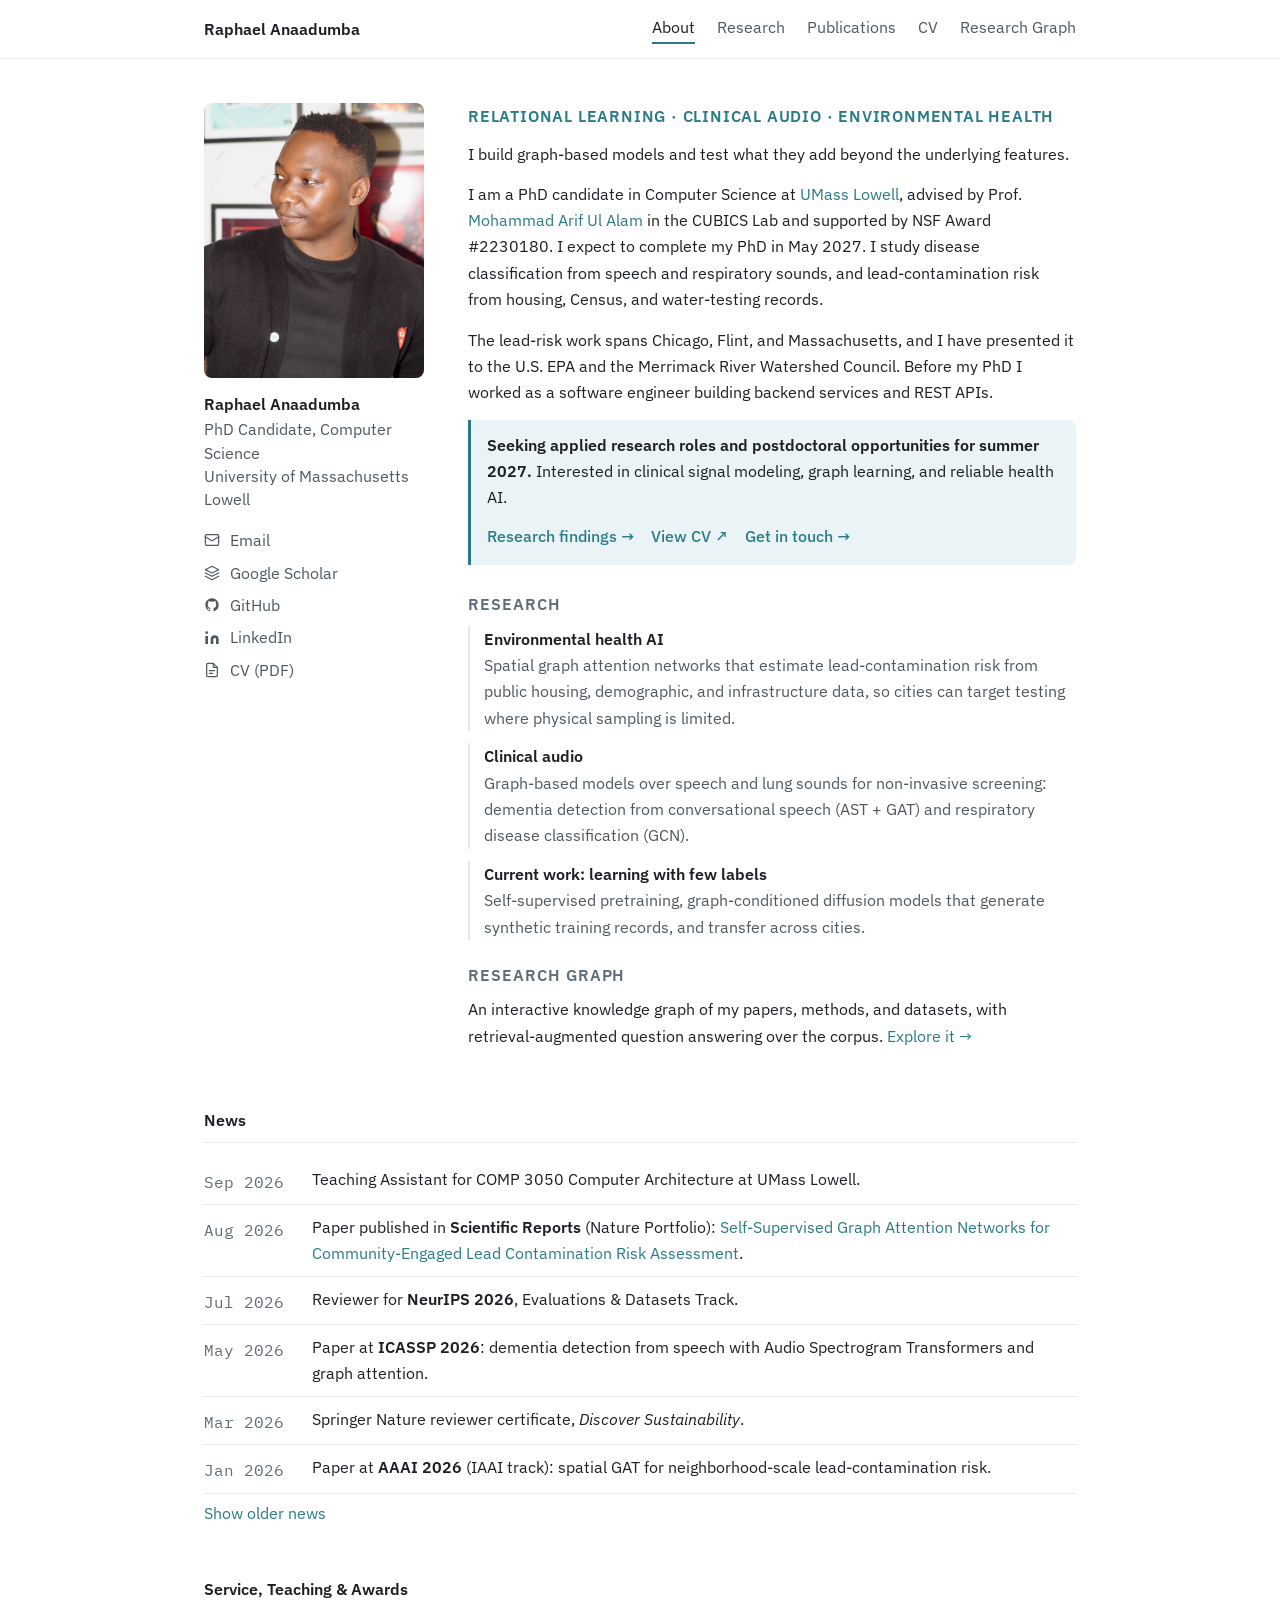
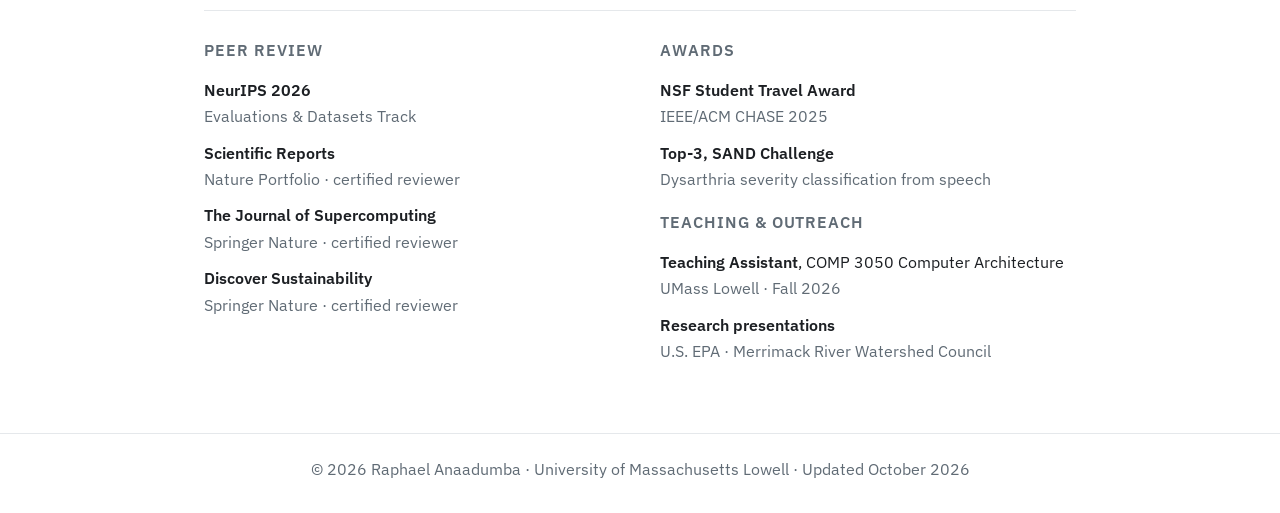
<file: index.html>
<!DOCTYPE html>
<html lang="en">
<head>
  <meta charset="UTF-8"/>
  <meta name="viewport" content="width=device-width, initial-scale=1.0"/>
  <title>Raphael Anaadumba · Graph Learning for Health</title>
  <meta name="description" content="Raphael Anaadumba, Computer Science PhD candidate at UMass Lowell. Relational learning for clinical audio and environmental health. Expected May 2027; seeking summer 2027 research roles."/>

  <!-- Link previews (LinkedIn, Slack, email) -->
  <meta property="og:type" content="website"/>
  <meta property="og:title" content="Raphael Anaadumba · Graph Learning for Health"/>
  <meta property="og:description" content="Graph-based modeling for clinical audio and environmental health. PhD completion expected May 2027."/>
  <meta property="og:image" content="https://raphaelana.github.io/photo.jpg"/>
  <meta property="og:url" content="https://raphaelana.github.io/"/>

  <link rel="icon" href="data:image/svg+xml,%3Csvg xmlns='http://www.w3.org/2000/svg' viewBox='0 0 64 64'%3E%3Crect width='64' height='64' rx='12' fill='%232a7b88'/%3E%3Ctext x='32' y='42' font-family='Arial' font-size='28' font-weight='700' fill='white' text-anchor='middle'%3ERA%3C/text%3E%3C/svg%3E"/>
  <link rel="preconnect" href="https://fonts.googleapis.com"/>
  <link rel="preconnect" href="https://fonts.gstatic.com" crossorigin/>
  <link href="https://fonts.googleapis.com/css2?family=IBM+Plex+Mono:wght@400;500&family=IBM+Plex+Sans:wght@400;500;600&display=swap" rel="stylesheet"/>
  <!-- Shared profile styles -->
  <link rel="stylesheet" href="site.css?v=20261009c"/>

  <!-- Helps Google show a proper profile card for searches of your name -->
  <script type="application/ld+json">
  {
    "@context": "https://schema.org",
    "@type": "Person",
    "name": "Raphael Anaadumba",
    "jobTitle": "PhD Candidate, Computer Science",
    "affiliation": { "@type": "CollegeOrUniversity", "name": "University of Massachusetts Lowell" },
    "url": "https://raphaelana.github.io/",
    "image": "https://raphaelana.github.io/photo.jpg",
    "sameAs": [
      "https://scholar.google.com/citations?user=HfziYKYAAAAJ&hl=en",
      "https://github.com/raphaelana",
      "https://www.linkedin.com/in/anaadumba-raphael-baa61812a"
    ]
  }
  </script>
</head>
<body>

<a class="skip-link" href="#main-content">Skip to content</a>

<nav class="nav">
  <div class="nav-inner">
    <a class="nav-brand" href="#about">Raphael Anaadumba</a>
    <div class="nav-links">
      <a href="#about" data-page="about">About</a>
      <a href="#research" data-page="research">Research</a>
      <a href="#publications" data-page="publications">Publications</a>
      <a href="Raphael_Anaadumba_Resume.pdf" target="_blank" rel="noopener">CV</a>
      <a href="research-graph-explorer.html">Research Graph</a>
    </div>
  </div>
</nav>

<!-- ═════════════════════ ABOUT ═════════════════════ -->
<main id="main-content" tabindex="-1">
<section class="page active" id="page-about" aria-label="About Raphael">
  <span id="about"></span>
  <div class="container">
    <div class="about-grid">

      <!-- Sidebar -->
      <aside class="profile">
        <img src="photo.jpg" alt="Raphael Anaadumba" class="profile-photo"/>
        <div class="profile-name">Raphael Anaadumba</div>
        <div class="profile-role">PhD Candidate, Computer Science<br/>University of Massachusetts Lowell</div>
        <ul class="profile-links">
          <li><a href="mailto:raphael_anaadumba@student.uml.edu">
            <svg viewBox="0 0 24 24" fill="none" stroke="currentColor" stroke-width="1.8" stroke-linecap="round" stroke-linejoin="round"><rect x="2" y="4" width="20" height="16" rx="2"/><path d="m22 7-8.97 5.7a1.94 1.94 0 0 1-2.06 0L2 7"/></svg>Email</a></li>
          <li><a href="https://scholar.google.com/citations?user=HfziYKYAAAAJ&hl=en" target="_blank" rel="noopener">
            <svg viewBox="0 0 24 24" fill="none" stroke="currentColor" stroke-width="1.8" stroke-linecap="round" stroke-linejoin="round"><path d="M12 2 2 7l10 5 10-5-10-5z"/><path d="M2 17l10 5 10-5"/><path d="M2 12l10 5 10-5"/></svg>Google Scholar</a></li>
          <li><a href="https://github.com/raphaelana" target="_blank" rel="noopener">
            <svg viewBox="0 0 24 24" fill="currentColor"><path d="M12 2C6.477 2 2 6.484 2 12.017c0 4.425 2.865 8.18 6.839 9.504.5.092.682-.217.682-.483 0-.237-.008-.868-.013-1.703-2.782.605-3.369-1.343-3.369-1.343-.454-1.158-1.11-1.466-1.11-1.466-.908-.62.069-.608.069-.608 1.003.07 1.531 1.032 1.531 1.032.892 1.53 2.341 1.088 2.91.832.092-.647.35-1.088.636-1.338-2.22-.253-4.555-1.113-4.555-4.951 0-1.093.39-1.988 1.029-2.688-.103-.253-.446-1.272.098-2.65 0 0 .84-.27 2.75 1.026A9.564 9.564 0 0 1 12 6.844a9.59 9.59 0 0 1 2.504.337c1.909-1.296 2.747-1.027 2.747-1.027.546 1.379.202 2.398.1 2.651.64.7 1.028 1.595 1.028 2.688 0 3.848-2.339 4.695-4.566 4.943.359.309.678.92.678 1.855 0 1.338-.012 2.419-.012 2.747 0 .268.18.58.688.482A10.019 10.019 0 0 0 22 12.017C22 6.484 17.522 2 12 2z"/></svg>GitHub</a></li>
          <li><a href="https://www.linkedin.com/in/anaadumba-raphael-baa61812a" target="_blank" rel="noopener">
            <svg viewBox="0 0 24 24" fill="currentColor"><path d="M16 8a6 6 0 0 1 6 6v7h-4v-7a2 2 0 0 0-2-2 2 2 0 0 0-2 2v7h-4v-7a6 6 0 0 1 6-6zM2 9h4v12H2z"/><circle cx="4" cy="4" r="2"/></svg>LinkedIn</a></li>
          <li><a href="Raphael_Anaadumba_Resume.pdf" target="_blank" rel="noopener">
            <svg viewBox="0 0 24 24" fill="none" stroke="currentColor" stroke-width="1.8" stroke-linecap="round" stroke-linejoin="round"><path d="M14 2H6a2 2 0 0 0-2 2v16a2 2 0 0 0 2 2h12a2 2 0 0 0 2-2V8z"/><polyline points="14 2 14 8 20 8"/><line x1="8" y1="13" x2="16" y2="13"/><line x1="8" y1="17" x2="13" y2="17"/></svg>CV (PDF)</a></li>
        </ul>
      </aside>

      <!-- Main column -->
      <div>
        <p class="eyebrow">Relational learning · Clinical audio · Environmental health</p>
        <p class="lead">I build graph-based models and test what they add beyond the underlying features.</p>

        <div class="bio">
          <p>I am a PhD candidate in Computer Science at <a href="https://www.uml.edu/sciences/computer-science/" target="_blank" rel="noopener">UMass Lowell</a>, advised by Prof. <a href="https://www.uml.edu/sciences/computer-science/people/alam-mohammad-arif-ul.aspx" target="_blank" rel="noopener">Mohammad Arif Ul Alam</a> in the CUBICS Lab and supported by NSF Award #2230180. I expect to complete my PhD in May 2027. I study disease classification from speech and respiratory sounds, and lead-contamination risk from housing, Census, and water-testing records.</p>
          <p>The lead-risk work spans Chicago, Flint, and Massachusetts, and I have presented it to the U.S. EPA and the Merrimack River Watershed Council. Before my PhD I worked as a software engineer building backend services and REST APIs.</p>
        </div>

        <div class="callout">
          <p><strong>Seeking applied research roles and postdoctoral opportunities for summer 2027.</strong> Interested in clinical signal modeling, graph learning, and reliable health AI.</p>
          <div class="actions">
            <a href="#research">Research findings →</a>
            <a href="Raphael_Anaadumba_Resume.pdf" target="_blank" rel="noopener">View CV ↗</a>
            <a href="mailto:raphael_anaadumba@student.uml.edu?subject=Research%20opportunity">Get in touch →</a>
          </div>
        </div>

        <div class="subhead">Research</div>
        <ul class="focus">
          <li><b>Environmental health AI</b><span>Spatial graph attention networks that estimate lead-contamination risk from public housing, demographic, and infrastructure data, so cities can target testing where physical sampling is limited.</span></li>
          <li><b>Clinical audio</b><span>Graph-based models over speech and lung sounds for non-invasive screening: dementia detection from conversational speech (AST + GAT) and respiratory disease classification (GCN).</span></li>
          <li><b>Current work: learning with few labels</b><span>Self-supervised pretraining, graph-conditioned diffusion models that generate synthetic training records, and transfer across cities.</span></li>
        </ul>

        <div class="subhead">Research Graph</div>
        <div class="bio">
          <p>An interactive knowledge graph of my papers, methods, and datasets, with retrieval-augmented question answering over the corpus. <a href="research-graph-explorer.html">Explore it →</a></p>
        </div>
      </div>
    </div>

    <!-- News -->
    <h2 class="section-title">News</h2>
    <ul class="news" id="news">
      <li><time>Sep 2026</time><div>Teaching Assistant for COMP 3050 Computer Architecture at UMass Lowell.</div></li>
      <li><time>Aug 2026</time><div>Paper published in <strong>Scientific Reports</strong> (Nature Portfolio): <a href="https://doi.org/10.1038/s41598-026-52965-y" target="_blank" rel="noopener">Self-Supervised Graph Attention Networks for Community-Engaged Lead Contamination Risk Assessment</a>.</div></li>
      <li><time>Jul 2026</time><div>Reviewer for <strong>NeurIPS 2026</strong>, Evaluations &amp; Datasets Track.</div></li>
      <li><time>May 2026</time><div>Paper at <strong>ICASSP 2026</strong>: dementia detection from speech with Audio Spectrogram Transformers and graph attention.</div></li>
      <li><time>Mar 2026</time><div>Springer Nature reviewer certificate, <em>Discover Sustainability</em>.</div></li>
      <li><time>Jan 2026</time><div>Paper at <strong>AAAI 2026</strong> (IAAI track): spatial GAT for neighborhood-scale lead-contamination risk.</div></li>
      <li class="news-more"><time>Oct 2025</time><div>Springer Nature reviewer certificate, <em>Scientific Reports</em>.</div></li>
      <li class="news-more"><time>Jun 2025</time><div><strong>NSF Student Travel Award</strong> to present at IEEE/ACM CHASE 2025, New York.</div></li>
      <li class="news-more"><time>Mar 2025</time><div>Paper published in <strong>Frontiers in Environmental Engineering</strong>: GNN-based water contamination detection from community housing information.</div></li>
      <li class="news-more"><time>Mar 2024</time><div>Springer Nature reviewer certificate, <em>The Journal of Supercomputing</em>.</div></li>
      <li class="news-more"><time>Jan 2023</time><div>Joined the CUBICS Lab at UMass Lowell as a PhD student.</div></li>
    </ul>
    <button class="link-btn" id="news-toggle" aria-expanded="false" aria-controls="news">Show older news</button>

    <!-- Service & awards -->
    <h2 class="section-title">Service, Teaching &amp; Awards</h2>
    <div class="service-grid">
      <div class="service-block">
        <h3>Peer review</h3>
        <ul>
          <li><strong>NeurIPS 2026</strong><small>Evaluations &amp; Datasets Track</small></li>
          <li><strong>Scientific Reports</strong><small>Nature Portfolio · certified reviewer</small></li>
          <li><strong>The Journal of Supercomputing</strong><small>Springer Nature · certified reviewer</small></li>
          <li><strong>Discover Sustainability</strong><small>Springer Nature · certified reviewer</small></li>
        </ul>
      </div>
      <div class="service-block">
        <h3>Awards</h3>
        <ul>
          <li><strong>NSF Student Travel Award</strong><small>IEEE/ACM CHASE 2025</small></li>
          <li><strong>Top-3, SAND Challenge</strong><small>Dysarthria severity classification from speech</small></li>
        </ul>
        <h3>Teaching &amp; outreach</h3>
        <ul>
          <li><strong>Teaching Assistant</strong>, COMP 3050 Computer Architecture<small>UMass Lowell · Fall 2026</small></li>
          <li><strong>Research presentations</strong><small>U.S. EPA · Merrimack River Watershed Council</small></li>
        </ul>
      </div>
    </div>
  </div>
</section>

<section class="page" id="page-research">
  <span id="research"></span>
  <div class="container research-container">
    <p class="page-intro">My work tests the contribution of relational structure in clinical signals and environmental-health records. These examples show the comparisons behind the results.</p>

    <article class="research-study">
      <div class="study-meta">01 · Clinical audio · First author, ICASSP 2026</div>
      <h2>Which relationships help detect cognitive impairment from speech?</h2>
      <p>I connected Audio Spectrogram Transformer embeddings of overlapping 10-second speech windows using temporal adjacency and acoustic similarity. The ablation asks whether each edge type improves prediction beyond pooled window representations.</p>
      <p class="study-finding"><strong>Finding:</strong> Temporal adjacency was the main contributor to mild cognitive impairment classification. Acoustic-similarity edges affected ranking more than class decisions. The ablation identifies which relationships justify adding graph structure, rather than treating every edge type as equally useful.</p>
      <p class="study-note">I compared pooled AST representations, temporal-only graphs, and the full graph using speaker-disjoint, stratified cross-validation. Pitt and TAUKADIAL were modeled separately. The comparison makes edge construction an explicit experimental choice and keeps repeated recordings from the same speaker within one evaluation partition.</p>
      <div class="actions"><a href="https://doi.org/10.1109/ICASSP55912.2026.11464316" target="_blank" rel="noopener">Read the paper ↗</a><a href="#publications">Publication details →</a></div>
    </article>

    <article class="research-study">
      <div class="study-meta">02 · Physiological acoustics · First author, ACM/IEEE CHASE 2025</div>
      <h2>Graph modeling beyond speech</h2>
      <p>I developed attention-based CNN–GCN models for respiratory disease classification from lung sounds in the ICBHI dataset. STFT spectrograms provide the signal representation; convolutional features are reduced with PCA, then connected through cosine similarity for graph-based aggregation. The recordings include expert annotations for crackles and wheezes.</p>
      <p class="study-finding"><strong>Contribution:</strong> The architecture combines local spectral feature extraction with relational aggregation. Comparing the model with and without attention tests the contribution of weighting the signal features before classification.</p>
      <p class="study-note">The study extends my signal-and-graph modeling to respiratory acoustics, with disease classification as the prediction task.</p>
      <div class="actions"><a href="https://doi.org/10.1145/3721201.3721402" target="_blank" rel="noopener">Read the paper ↗</a></div>
    </article>

    <article class="research-study">
      <div class="study-meta">03 · Environmental health · Ongoing research</div>
      <h2>When pooled performance conceals a site shortcut</h2>
      <p>In Massachusetts lead-risk modeling, pooled evaluation concealed weak discrimination within individual cities. I traced the discrepancy to features encoding city identity, including a covariate whose association reversed between pooled and city-level analysis. This made site composition part of the evaluation question, rather than treating the pooled score as sufficient evidence.</p>
      <p class="study-finding"><strong>Response:</strong> I rebuilt evaluation per city so that aggregate performance could be assessed alongside performance within each site.</p>
      <p class="study-note">An ongoing analysis, reported in my résumé. I assess performance within each city separately from performance across the pooled population.</p>
      <div class="actions"><a href="Raphael_Anaadumba_Resume.pdf" target="_blank" rel="noopener">Research experience in my résumé ↗</a></div>
    </article>

    <article class="research-study">
      <div class="study-meta">04 · Dissertation · Work in progress</div>
      <h2>How does the value of graph structure change when labels are scarce?</h2>
      <p>I study how graph topology and label availability affect relational learning in population-scale risk prediction. The experimental question is whether the graph contributes information beyond the node features as real labels are withheld. Alongside self-supervised pretraining, I am developing graph-conditioned latent diffusion to examine whether synthetic records change that dependence on labeled data.</p>
      <p class="study-note">The generation work is under development. The published self-supervised study provides a starting point for this question.</p>
      <div class="actions"><a href="https://doi.org/10.1038/s41598-026-52965-y" target="_blank" rel="noopener">Self-supervised graph study ↗</a><a href="research-graph-explorer.html">Explore the papers →</a></div>
    </article>
    <div class="callout"><p><strong>Research opportunities from summer 2027.</strong> I am interested in bringing these questions to clinical signal modeling and applied health research.</p><div class="actions"><a href="mailto:raphael_anaadumba@student.uml.edu?subject=Research%20opportunity">Discuss a research opportunity →</a></div></div>
  </div>
</section>

<!-- ═════════════════════ PUBLICATIONS ═════════════════════ -->
<section class="page" id="page-publications">
  <span id="publications"></span>
  <div class="container">
    <h2 class="section-title" style="margin-top:0">Publications</h2>
    <p class="pubs-intro">Peer-reviewed, first-authored papers. Full list on <a href="https://scholar.google.com/citations?user=HfziYKYAAAAJ&hl=en" target="_blank" rel="noopener">Google Scholar ↗</a></p>

    <div class="pub-year">2026</div>

    <!-- Scientific Reports -->
    <article class="pub">
      <div><span class="venue-badge">Sci. Reports<small>Nature Portfolio</small></span></div>
      <div>
        <div class="pub-title"><a href="https://doi.org/10.1038/s41598-026-52965-y" target="_blank" rel="noopener">Self-Supervised Graph Attention Networks for Community-Engaged Lead Contamination Risk Assessment</a></div>
        <div class="pub-authors"><span class="me">Raphael Anaadumba</span>, Nazim A. Belabbaci, Yigit Bozkurt, Connor Sullivan, et al.</div>
        <div class="pub-venue">Scientific Reports, 2026<span class="pub-topic">Environmental health</span></div>
        <div class="pub-tldr">Uses self-supervised pretraining to learn graph representations from housing and historical water-testing records before supervised risk prediction. The central question is how relational learning can use information in records with limited contamination labels.</div>
        <div class="pub-links">
          <a href="https://doi.org/10.1038/s41598-026-52965-y" target="_blank" rel="noopener">Paper</a>
          <button data-bib="bib-sr">Cite</button>
        </div>
        <div class="bibtex" id="bib-sr"><button class="copy">Copy</button><pre>@article{anaadumba2026selfsupervised,
  title   = {Self-Supervised Graph Attention Networks for Community-Engaged
             Lead Contamination Risk Assessment},
  author  = {Anaadumba, Raphael and Belabbaci, Nazim A. and Bozkurt, Yigit
             and Sullivan, Connor and others},
  journal = {Scientific Reports},
  year    = {2026},
  doi     = {10.1038/s41598-026-52965-y}
}</pre></div>
      </div>
    </article>

    <!-- AAAI / IAAI -->
    <article class="pub">
      <div><span class="venue-badge">AAAI 2026<small>IAAI track</small></span></div>
      <div>
        <div class="pub-title"><a href="https://ojs.aaai.org/index.php/AAAI/article/view/41455" target="_blank" rel="noopener">Spatial Graph Attention Network Modeling for Neighborhood-Scale Lead Contamination Risk Prediction Using Publicly Available Data</a></div>
        <div class="pub-authors"><span class="me">Raphael Anaadumba</span>, Nazim A. Belabbaci, Connor Sullivan, Anton Kovalev, Yidong Zhu, Pradeep Kurup, Mohammad Arif Ul Alam</div>
        <div class="pub-venue">Proceedings of the AAAI Conference on Artificial Intelligence, 40(47), 2026<span class="pub-topic">Environmental health</span></div>
        <div class="pub-tldr">Models census block groups with a directed spatial GAT and combines learned representations with XGBoost. The study integrates water-testing, housing, and sociodemographic records, and compares the hybrid approach with spatial-only baselines.</div>
        <div class="pub-links">
          <a href="https://ojs.aaai.org/index.php/AAAI/article/view/41455" target="_blank" rel="noopener">Paper</a>
          <a href="https://doi.org/10.1609/aaai.v40i47.41455" target="_blank" rel="noopener">DOI</a>
          <button data-bib="bib-aaai">Cite</button>
        </div>
        <div class="bibtex" id="bib-aaai"><button class="copy">Copy</button><pre>@inproceedings{anaadumba2026spatial,
  title     = {Spatial Graph Attention Network Modeling for Neighborhood-Scale
               Lead Contamination Risk Prediction Using Publicly Available Data},
  author    = {Anaadumba, Raphael and Belabbaci, Nazim A. and Sullivan, Connor
               and Kovalev, Anton and Zhu, Yidong and Kurup, Pradeep
               and Alam, Mohammad Arif Ul},
  booktitle = {Proceedings of the AAAI Conference on Artificial Intelligence},
  volume    = {40},
  number    = {47},
  year      = {2026},
  doi       = {10.1609/aaai.v40i47.41455}
}</pre></div>
      </div>
    </article>

    <!-- ICASSP -->
    <article class="pub">
      <div><span class="venue-badge">ICASSP 2026<small>IEEE</small></span></div>
      <div>
        <div class="pub-title"><a href="https://ieeexplore.ieee.org/abstract/document/11464316" target="_blank" rel="noopener">Modeling Inter-Segment Relationships in Speech for Dementia Detection with Audio Spectrogram Transformers and Graph Attention Networks</a></div>
        <div class="pub-authors"><span class="me">Raphael Anaadumba</span>, Nazim A. Belabbaci, Anton Kovalev, Mohammad Arif Ul Alam</div>
        <div class="pub-venue">IEEE International Conference on Acoustics, Speech and Signal Processing, 2026<span class="pub-topic">Clinical audio</span></div>
        <div class="pub-tldr">Connects AST representations of overlapping speech windows through temporal-adjacency and acoustic-similarity edges. Speaker-disjoint evaluation and edge-type ablations isolate how those relationships contribute to classification and ranking.</div>
        <div class="pub-links">
          <a href="https://ieeexplore.ieee.org/abstract/document/11464316" target="_blank" rel="noopener">Paper</a>
          <a href="https://doi.org/10.1109/ICASSP55912.2026.11464316" target="_blank" rel="noopener">DOI</a>
          <button data-bib="bib-icassp">Cite</button>
        </div>
        <div class="bibtex" id="bib-icassp"><button class="copy">Copy</button><pre>@inproceedings{anaadumba2026modeling,
  title     = {Modeling Inter-Segment Relationships in Speech for Dementia
               Detection with Audio Spectrogram Transformers and Graph
               Attention Networks},
  author    = {Anaadumba, Raphael and Belabbaci, Nazim A. and Kovalev, Anton
               and Alam, Mohammad Arif Ul},
  booktitle = {IEEE International Conference on Acoustics, Speech and
               Signal Processing (ICASSP)},
  year      = {2026},
  doi       = {10.1109/ICASSP55912.2026.11464316}
}</pre></div>
      </div>
    </article>

    <div class="pub-year">2025</div>

    <!-- CHASE -->
    <article class="pub">
      <div><span class="venue-badge">CHASE 2025<small>IEEE/ACM</small></span></div>
      <div>
        <div class="pub-title"><a href="https://dl.acm.org/doi/10.1145/3721201.3721402" target="_blank" rel="noopener">Enhancing Respiratory Disease Diagnosis with Graph Convolutional Networks Through Non-Speech Audio Synthesis</a></div>
        <div class="pub-authors"><span class="me">Raphael Anaadumba</span>, Nazim A. Belabbaci, Mohammad Arif Ul Alam</div>
        <div class="pub-venue">IEEE/ACM Conference on Connected Health: Applications, Systems and Engineering Technologies, 2025<span class="pub-topic">Clinical audio</span></div>
        <div class="pub-tldr">Combines convolutional features from lung-sound spectrograms with similarity-based graph convolution. An attention comparison examines the contribution of weighting the spectral features in respiratory disease classification.</div>
        <div class="pub-links">
          <a href="https://dl.acm.org/doi/10.1145/3721201.3721402" target="_blank" rel="noopener">Paper</a>
          <button data-bib="bib-chase">Cite</button>
        </div>
        <div class="bibtex" id="bib-chase"><button class="copy">Copy</button><pre>@inproceedings{anaadumba2025respiratory,
  title     = {Enhancing Respiratory Disease Diagnosis with Graph Convolutional
               Networks Through Non-Speech Audio Synthesis},
  author    = {Anaadumba, Raphael and Belabbaci, Nazim A. and Alam, Mohammad Arif Ul},
  booktitle = {IEEE/ACM Conference on Connected Health: Applications, Systems
               and Engineering Technologies (CHASE)},
  year      = {2025},
  doi       = {10.1145/3721201.3721402}
}</pre></div>
      </div>
    </article>

    <!-- Frontiers -->
    <article class="pub">
      <div><span class="venue-badge">Frontiers<small>Env. Engineering</small></span></div>
      <div>
        <div class="pub-title"><a href="https://www.frontiersin.org/journals/environmental-engineering/articles/10.3389/fenve.2025.1488965/full" target="_blank" rel="noopener">Graph Neural Network-Based Water Contamination Detection from Community Housing Information</a></div>
        <div class="pub-authors"><span class="me">Raphael Anaadumba</span>, Yigit Bozkurt, Connor Sullivan, Madhavi Pagare, Pradeep Kurup, Benyuan Liu, Mohammad Arif Ul Alam</div>
        <div class="pub-venue">Frontiers in Environmental Engineering, vol. 4, 2025<span class="pub-topic">Environmental health</span></div>
        <div class="pub-tldr">Links parcel, housing, and historical water-test records into a property-level graph. Graph attention aggregates spatially neighboring housing features; the study examines spatial connection thresholds and compares relational prediction with tabular models.</div>
        <div class="pub-links">
          <a href="https://www.frontiersin.org/journals/environmental-engineering/articles/10.3389/fenve.2025.1488965/full" target="_blank" rel="noopener">Paper</a>
          <a href="https://doi.org/10.3389/fenve.2025.1488965" target="_blank" rel="noopener">DOI</a>
          <button data-bib="bib-flint">Cite</button>
        </div>
        <div class="bibtex" id="bib-flint"><button class="copy">Copy</button><pre>@article{anaadumba2025gnn,
  title   = {Graph Neural Network-Based Water Contamination Detection from
             Community Housing Information},
  author  = {Anaadumba, Raphael and Bozkurt, Yigit and Sullivan, Connor
             and Pagare, Madhavi and Kurup, Pradeep and Liu, Benyuan
             and Alam, Mohammad Arif Ul},
  journal = {Frontiers in Environmental Engineering},
  volume  = {4},
  year    = {2025},
  doi     = {10.3389/fenve.2025.1488965}
}</pre></div>
      </div>
    </article>
  </div>
</section>
</main>

<footer class="footer">
  © 2026 Raphael Anaadumba · University of Massachusetts Lowell · Updated October 2026
</footer>

<script src="site.js?v=20261009" defer></script>
</body>
</html>
</file>
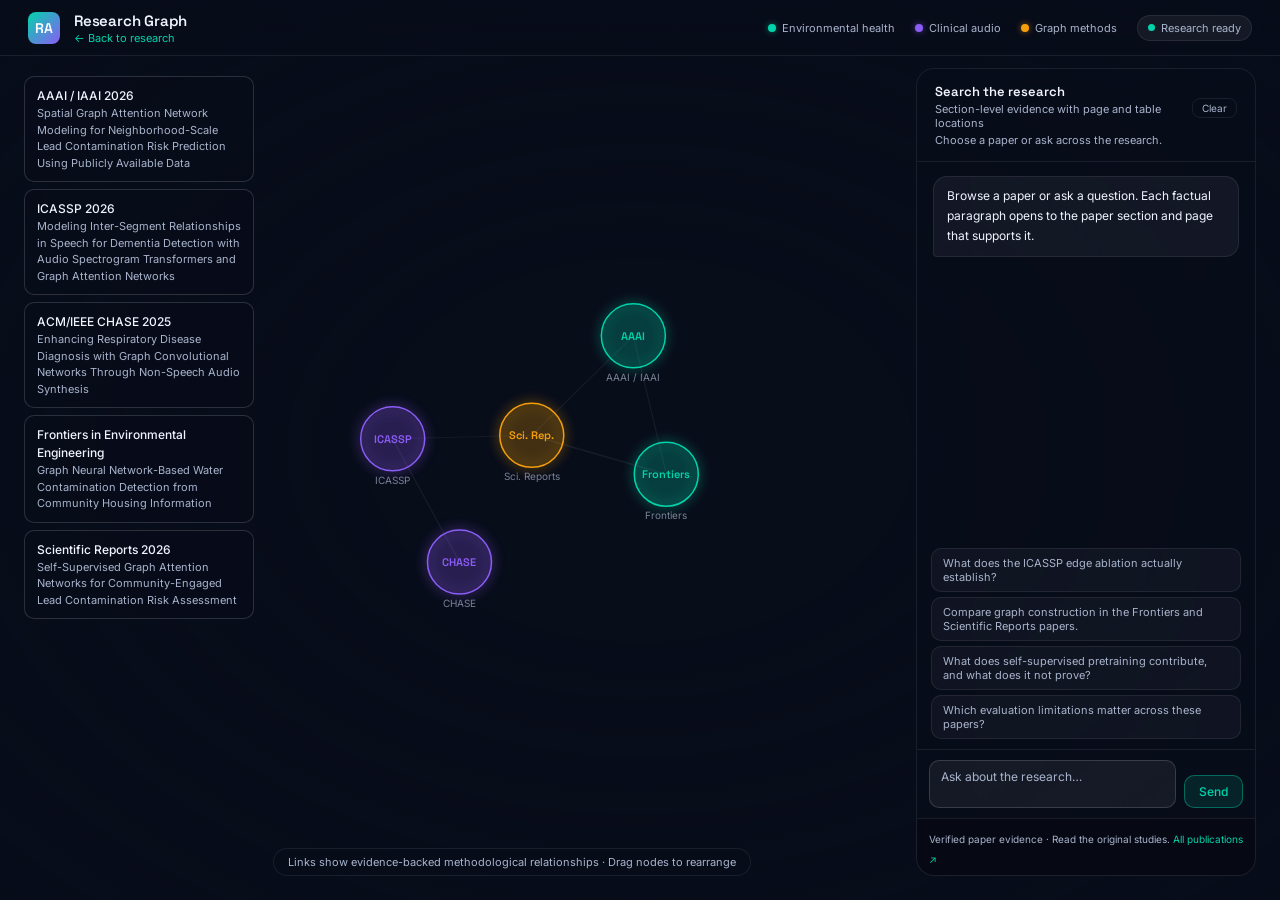
<file: research-graph-explorer.html>
<!DOCTYPE html>
<html lang="en">
<head>
<meta charset="UTF-8"/>
<meta name="viewport" content="width=device-width, initial-scale=1.0"/>
<title>Research Graph · Raphael Anaadumba</title>
<link rel="preconnect" href="https://fonts.googleapis.com"/>
<link rel="preconnect" href="https://fonts.gstatic.com" crossorigin/>
<link href="https://fonts.googleapis.com/css2?family=Space+Grotesk:wght@400;500;600&family=Inter:wght@400;500&display=swap" rel="stylesheet"/>
<script src="vendor/d3.min.js" defer></script>
<script src="explorer-search.js?v=20261010a" defer></script>
<script src="explorer.js?v=20261010a" defer></script>
<style>
*,*::before,*::after{box-sizing:border-box;margin:0;padding:0}
:root{
  --navy:#080d1a;--navy2:#0e1629;--navy3:#162040;
  --teal:#00d4aa;--teal-dim:#00d4aa44;
  --violet:#8b5cf6;--violet-dim:#8b5cf644;
  --amber:#f59e0b;--amber-dim:#f59e0b44;
  --white:#f0f4ff;--white2:#a8b4cc;--white3:#4a5568;
  --glass:rgba(8,13,26,0.75);
  --glass-border:rgba(255,255,255,0.08);
  --glass-border-bright:rgba(255,255,255,0.15);
  --radius:12px;--radius-lg:18px;
}
html,body{width:100%;height:100%;overflow:hidden;background:var(--navy);color:var(--white);font-family:'Inter',sans-serif;}
#canvas{position:fixed;inset:0;z-index:0}
#canvas svg{width:100%;height:100%}
#vignette{position:fixed;inset:0;z-index:1;pointer-events:none;background:radial-gradient(ellipse at center, transparent 30%, rgba(8,13,26,0.6) 100%);}
#header{position:fixed;top:0;left:0;right:0;z-index:10;padding:0 28px;height:56px;display:flex;align-items:center;justify-content:space-between;background:var(--glass);border-bottom:0.5px solid var(--glass-border);backdrop-filter:blur(20px);-webkit-backdrop-filter:blur(20px);}
#header-left{display:flex;align-items:center;gap:14px}
#logo{width:32px;height:32px;border-radius:8px;background:linear-gradient(135deg,var(--teal),var(--violet));display:flex;align-items:center;justify-content:center;font-family:'Space Grotesk',sans-serif;font-weight:600;font-size:14px;color:#fff;flex-shrink:0;}
#site-title{font-family:'Space Grotesk',sans-serif;font-weight:600;font-size:15px;color:var(--white);letter-spacing:-0.2px}
#site-sub{font-size:11px;color:var(--white2);margin-top:1px}
#header-right{display:flex;align-items:center;gap:20px}
.legend-item{display:flex;align-items:center;gap:6px;font-size:11px;color:var(--white2)}
.legend-dot{width:8px;height:8px;border-radius:50%;flex-shrink:0}
#status-pill{display:flex;align-items:center;gap:6px;padding:5px 10px;border-radius:20px;background:rgba(255,255,255,0.06);border:0.5px solid var(--glass-border);font-size:11px;color:var(--white2);}
#status-dot{width:7px;height:7px;border-radius:50%;background:var(--amber);flex-shrink:0;transition:background .4s}
#status-dot.ready{background:var(--teal)}
#status-dot.error{background:#ef4444}
#paper-drawer{position:fixed;bottom:24px;left:24px;z-index:10;width:320px;background:var(--glass);border:0.5px solid var(--glass-border);border-radius:var(--radius-lg);backdrop-filter:blur(24px);-webkit-backdrop-filter:blur(24px);padding:18px 20px;transition:opacity .3s,transform .3s;opacity:0;transform:translateY(8px);pointer-events:none;}
#paper-drawer.visible{opacity:1;transform:translateY(0);pointer-events:all}
#drawer-venue{font-size:10px;font-weight:500;letter-spacing:.8px;text-transform:uppercase;margin-bottom:6px}
#drawer-title{font-family:'Space Grotesk',sans-serif;font-weight:600;font-size:13px;line-height:1.5;color:var(--white)}
#drawer-abstract{font-size:11px;color:var(--white2);margin-top:8px;line-height:1.7}
#drawer-keywords{display:flex;flex-wrap:wrap;gap:5px;margin-top:10px}
.kw{font-size:10px;padding:3px 8px;border-radius:20px;border:0.5px solid var(--glass-border-bright);color:var(--white2);}
#drawer-close{position:absolute;top:12px;right:14px;background:none;border:none;color:var(--white3);cursor:pointer;font-size:16px;line-height:1;}
#drawer-close:hover{color:var(--white)}
#chat-panel{position:fixed;top:68px;right:24px;bottom:24px;z-index:10;width:340px;display:flex;flex-direction:column;background:var(--glass);border:0.5px solid var(--glass-border);border-radius:var(--radius-lg);backdrop-filter:blur(24px);-webkit-backdrop-filter:blur(24px);overflow:hidden;}
#chat-panel-header{padding:14px 18px 12px;border-bottom:0.5px solid var(--glass-border);flex-shrink:0;}
#chat-panel-header h2{font-family:'Space Grotesk',sans-serif;font-size:13px;font-weight:600;color:var(--white)}
#chat-panel-header p{font-size:11px;color:var(--white2);margin-top:2px}
#chat-messages{flex:1;overflow-y:auto;padding:14px 16px;display:flex;flex-direction:column;gap:10px;scrollbar-width:thin;scrollbar-color:var(--navy3) transparent;}
#chat-messages::-webkit-scrollbar{width:3px}
#chat-messages::-webkit-scrollbar-thumb{background:var(--navy3);border-radius:2px}
.msg.user{display:flex;justify-content:flex-end}
.msg.user .bubble{background:linear-gradient(135deg,var(--teal-dim),var(--violet-dim));border:0.5px solid rgba(0,212,170,0.3);border-radius:14px 14px 4px 14px;color:var(--white);}
.msg.assistant .bubble{background:rgba(255,255,255,0.05);border:0.5px solid var(--glass-border);border-radius:14px 14px 14px 4px;color:var(--white);}
.bubble{padding:9px 13px;font-size:12px;line-height:1.7;display:inline-block;max-width:100%}
.source-pill{display:inline-block;font-size:10px;padding:2px 8px;border-radius:10px;margin:4px 3px 0 0;border:0.5px solid var(--glass-border-bright);color:var(--white2);}
#suggestions{padding:0 14px 10px;display:flex;flex-direction:column;gap:5px;flex-shrink:0}
.sq{font-size:11px;padding:7px 11px;text-align:left;border:0.5px solid var(--glass-border);border-radius:10px;background:rgba(255,255,255,0.04);color:var(--white2);cursor:pointer;font-family:'Inter',sans-serif;transition:background .15s,border-color .15s,color .15s;}
.sq:hover{background:rgba(255,255,255,0.09);border-color:var(--glass-border-bright);color:var(--white)}
#chat-bottom{flex-shrink:0}
#chat-input-row{padding:10px 12px;border-top:0.5px solid var(--glass-border);display:flex;gap:8px;align-items:flex-end;}
#chat-input{flex:1;font-size:12px;padding:8px 11px;border:0.5px solid var(--glass-border-bright);border-radius:10px;background:rgba(255,255,255,0.06);color:var(--white);outline:none;resize:none;font-family:'Inter',sans-serif;transition:border-color .15s;}
#chat-input::placeholder{color:var(--white3)}
#chat-input:focus{border-color:rgba(0,212,170,0.5)}
#send-btn{padding:8px 14px;font-size:12px;font-family:'Inter',sans-serif;font-weight:500;border:0.5px solid rgba(0,212,170,0.4);border-radius:10px;background:rgba(0,212,170,0.12);color:var(--teal);cursor:pointer;white-space:nowrap;transition:background .15s,border-color .15s;}
#send-btn:hover{background:rgba(0,212,170,0.22);border-color:rgba(0,212,170,0.6)}
#send-btn:disabled{opacity:.35;cursor:not-allowed}
#key-row{padding:8px 12px;border-top:0.5px solid var(--glass-border);background:rgba(0,0,0,0.2);}
#key-row span{font-size:10px;color:var(--white3)}
.typing{display:flex;gap:4px;align-items:center;padding:4px 2px}
.dot{width:5px;height:5px;border-radius:50%;background:var(--white3);animation:bounce 1.2s infinite}
.dot:nth-child(2){animation-delay:.2s}
.dot:nth-child(3){animation-delay:.4s}
@keyframes bounce{0%,60%,100%{transform:translateY(0)}30%{transform:translateY(-5px)}}
#graph-hint{position:fixed;bottom:24px;left:50%;transform:translateX(-50%);z-index:5;font-size:11px;color:var(--white3);background:var(--glass);border:0.5px solid var(--glass-border);padding:6px 14px;border-radius:20px;backdrop-filter:blur(10px);pointer-events:none;transition:opacity .5s;}
@media(max-width:780px){
  /* header: single compact row */
  #header{padding:0 12px;height:50px}
  #site-sub{display:none}
  #site-title{font-size:14px}
  #logo{width:28px;height:28px;font-size:12px}
  #header-left{gap:10px}
  #header-right{gap:8px}
  #header-right .legend-item{display:none}
  #status-pill{font-size:10px;padding:4px 8px;white-space:nowrap}

  /* chat sheet pinned to the bottom, graph keeps the top half */
  #chat-panel{left:0;right:0;top:auto;bottom:0;width:auto;height:52vh;height:52dvh;
    border-radius:var(--radius-lg) var(--radius-lg) 0 0;border-left:none;border-right:none;border-bottom:none;
    padding-bottom:env(safe-area-inset-bottom);}
  #chat-panel-header{padding:12px 16px 10px}
  #chat-messages{padding:12px 14px}
  .bubble{font-size:13px;line-height:1.6}
  .sq{font-size:12px;padding:8px 11px}
  #suggestions{gap:6px;max-height:34vh;overflow-y:auto}
  #chat-input{font-size:16px}          /* 16px stops iOS zooming in on focus */
  #send-btn{font-size:14px;padding:10px 16px}
  #key-row{padding:6px 12px}

  #paper-drawer{display:none}
  #graph-hint{display:none}
}

[hidden]{display:none!important}
a{color:var(--teal);text-decoration:none}a:hover{text-decoration:underline}
:focus-visible{outline:2px solid var(--teal);outline-offset:4px}
#logo:hover{text-decoration:none}
#paper-list{position:fixed;top:76px;left:24px;width:230px;z-index:8;display:grid;gap:7px}
.paper-button{background:var(--glass);border:1px solid var(--glass-border-bright);border-radius:10px;color:var(--white2);text-align:left;padding:10px 12px;cursor:pointer;font:inherit;font-size:11px;line-height:1.5}
.paper-button:hover,.paper-button[aria-expanded="true"]{border-color:var(--teal);color:var(--white)}
.paper-button strong{display:block;color:var(--white);font-size:12px;font-weight:500}
#paper-drawer{max-height:44vh;overflow-y:auto}
#drawer-title{padding-right:14px}
#drawer-link{display:inline-block;margin-top:14px;font-size:12px}
#drawer-close{color:var(--white2);padding:5px}
.bubble{white-space:pre-wrap;overflow-wrap:anywhere}
.source-pill{color:var(--teal);text-decoration:none}
.answer-block+.answer-block{margin-top:10px}
.answer-sources{white-space:normal}
.source-detail{display:inline}
.source-detail[open]{display:block;margin:6px 0}
.source-detail summary{cursor:pointer}
.source-excerpt{margin:6px 0;color:var(--white2);white-space:pre-wrap}
.paper-choices{display:grid;gap:6px;margin-top:8px;white-space:normal}
#chat-context{margin-top:5px;line-height:1.5}
#key-row span{color:var(--white2);line-height:1.5}
#chat-input::placeholder{color:var(--white2)}
#clear-btn{color:var(--white2)!important}
#graph-hint{color:var(--white2);left:40%}
@media(max-width:780px){
 #paper-list{top:60px;left:12px;right:12px;width:auto;display:flex;overflow-x:auto;gap:8px;padding-bottom:6px}
 .paper-button{flex:0 0 160px;padding:7px 10px}
 .paper-button span{display:none}
 #paper-drawer{display:block;left:12px;right:12px;bottom:54dvh;width:auto;max-height:28dvh;padding:14px 16px}
 #chat-panel{height:50dvh}
 #suggestions{max-height:18dvh;overflow-y:auto}
}
@media(prefers-reduced-motion:reduce){*{animation:none!important;transition:none!important}}

</style>
<meta name="description" content="Explore Raphael Anaadumba’s published research in graph learning, clinical audio, and environmental health."/>
</head>
<body>

<div id="canvas"><svg id="graph-svg" aria-label="Research papers connected by shared themes"></svg></div>
<div id="vignette"></div>

<header id="header">
  <div id="header-left">
    <a id="logo" href="index.html" aria-label="Back to Raphael Anaadumba’s website">RA</a>
    <div>
      <div id="site-title">Research Graph</div>
      <div id="site-sub"><a href="index.html#research">← Back to research</a></div>
    </div>
  </div>
  <div id="header-right">
    <div class="legend-item"><div class="legend-dot" style="background:#00d4aa;box-shadow:0 0 6px #00d4aa88"></div>Environmental health</div>
    <div class="legend-item"><div class="legend-dot" style="background:#8b5cf6;box-shadow:0 0 6px #8b5cf688"></div>Clinical audio</div>
    <div class="legend-item"><div class="legend-dot" style="background:#f59e0b;box-shadow:0 0 6px #f59e0b88"></div>Graph methods</div>
    <div id="status-pill">
      <div id="status-dot" class="ready"></div>
      <span id="status-text">Research ready</span>
    </div>
  </div>
</header>

<div id="paper-drawer" hidden>
  <button id="drawer-close" aria-label="Close paper details">×</button>
  <div id="drawer-venue"></div>
  <div id="drawer-title"></div>
  <div id="drawer-abstract"></div>
  <div id="drawer-keywords"></div><a id="drawer-link" target="_blank" rel="noopener">Read paper ↗</a>
</div>

<nav id="paper-list" aria-label="Browse research papers"></nav>
<div id="graph-hint">Links show evidence-backed methodological relationships · Drag nodes to rearrange</div>

<div id="chat-panel">
  <div id="chat-panel-header">
    <h2>Search the research</h2><button id="clear-btn" style="background:none;border:0.5px solid var(--glass-border);border-radius:8px;padding:3px 9px;font-size:10px;color:var(--white3);cursor:pointer;font-family:Inter,sans-serif;float:right;margin-top:-2px;">Clear</button>
    <p>Section-level evidence with page and table locations</p>
    <p id="chat-context" aria-live="polite">Choose a paper or ask across the research.</p>
  </div>
  <div id="chat-messages" role="log" aria-live="polite" aria-relevant="additions">
    <div class="msg assistant">
      <div class="bubble">Browse a paper or ask a question. Each factual paragraph opens to the paper section and page that supports it.</div>
    </div>
  </div>
  <div id="suggestions">
    <button class="sq" >What does the ICASSP edge ablation actually establish?</button>
    <button class="sq" >Compare graph construction in the Frontiers and Scientific Reports papers.</button>
    <button class="sq" >What does self-supervised pretraining contribute, and what does it not prove?</button>
    <button class="sq" >Which evaluation limitations matter across these papers?</button>
  </div>
  <div id="chat-bottom">
    <div id="chat-input-row">
      <textarea id="chat-input" rows="2" aria-label="Question about the research" placeholder="Ask about the research…" maxlength="1200"></textarea>
      <button id="send-btn">Send</button>
    </div>
    <div id="key-row">
      <span>Verified paper evidence · Read the original studies. <a href="index.html#publications">All publications ↗</a></span>
    </div>
  </div>
</div>

<noscript><p style="position:fixed;top:70px;left:20px;z-index:30">Enable JavaScript to search, or <a href="index.html#publications">read the publications</a>.</p></noscript>
</body>
</html>
</file>
<file: site.css>
/* site.css — Raphael Anaadumba personal site
   Minimal white layout. Change --accent to re-theme the whole site. */

:root {
  --accent: #2a7b88;          /* same teal as the resume */
  --accent-soft: #eaf4f6;
  --text: #1c1f23;
  --text-mid: #4f5862;
  --text-light: #606b75;
  --rule: #e5e8eb;
  --bg: #ffffff;
  --bg-soft: #f7f9fa;
  --radius: 8px;
  --sans: "IBM Plex Sans", -apple-system, "Segoe UI", Roboto, Helvetica, Arial, sans-serif;
  --mono: "IBM Plex Mono", ui-monospace, SFMono-Regular, Menlo, Consolas, monospace;
}

* { box-sizing: border-box; }
html { scroll-behavior: smooth; }
body {
  margin: 0;
  background: var(--bg);
  color: var(--text);
  font-family: var(--sans);
  font-size: 16px;
  line-height: 1.65;
  -webkit-font-smoothing: antialiased;
}
a { color: var(--accent); text-decoration: none; }
a:hover { text-decoration: underline; text-underline-offset: 2px; }
img { max-width: 100%; }
strong { font-weight: 600; }

.container { max-width: 920px; margin: 0 auto; padding: 0 24px; }

/* ── Navigation ─────────────────────────────── */
.nav {
  position: sticky; top: 0; z-index: 10;
  background: rgba(255,255,255,.96);
  border-bottom: 1px solid var(--rule);
  backdrop-filter: saturate(180%) blur(6px);
}
.nav-inner {
  max-width: 920px; margin: 0 auto; padding: 14px 24px;
  display: flex; align-items: center; justify-content: space-between; gap: 16px; flex-wrap: wrap;
}
.nav-brand { font-weight: 600; color: var(--text); font-size: 1.02rem; }
.nav-brand:hover { text-decoration: none; color: var(--accent); }
.nav-links { display: flex; gap: 22px; flex-wrap: wrap; }
.nav-links a { color: var(--text-mid); font-size: .95rem; padding-bottom: 2px; border-bottom: 2px solid transparent; }
.nav-links a:hover { color: var(--text); text-decoration: none; }
.nav-links a.active { color: var(--text); border-bottom-color: var(--accent); }

/* ── Pages ──────────────────────────────────── */
.page { padding: 44px 0 64px; scroll-margin-top: 90px; }
.js .page { display: none; }
.page.active { display: block; }

/* ── About header ───────────────────────────── */
.about-grid { display: grid; grid-template-columns: 220px 1fr; gap: 44px; align-items: start; }

.profile { position: sticky; top: 84px; }
.profile-photo {
  width: 100%; aspect-ratio: 4 / 5; object-fit: cover;
  border-radius: var(--radius); display: block; background: var(--bg-soft);
}
.profile-name { font-size: 1.45rem; font-weight: 600; line-height: 1.25; margin: 16px 0 4px; }
.profile-role { color: var(--text-mid); font-size: .92rem; line-height: 1.45; margin-bottom: 16px; }
.profile-links { list-style: none; margin: 0; padding: 0; display: grid; gap: 6px; }
.profile-links a { display: flex; align-items: center; gap: 10px; color: var(--text-mid); font-size: .92rem; }
.profile-links a:hover { color: var(--accent); text-decoration: none; }
.profile-links svg { width: 16px; height: 16px; flex: none; }

.lead { font-size: 1.12rem; line-height: 1.55; margin: 0 0 14px; }
.bio p { margin: 0 0 14px; color: var(--text); }

/* Research narrative, navigation, and accessible controls */
h1 { font-size: clamp(1.7rem, 3vw, 2.1rem); font-weight: 600; line-height: 1.2; letter-spacing: -.025em; margin: 0 0 18px; }
.eyebrow { color: var(--accent); font-size: .76rem; font-weight: 600; letter-spacing: .05em; text-transform: uppercase; margin: 0 0 12px; }
.page-intro { color: var(--text-mid); max-width: 720px; font-size: 1.08rem; margin: 0 0 26px; }
:focus-visible { outline: 3px solid var(--accent); outline-offset: 4px; border-radius: 3px; }
.skip-link { position: fixed; top: 8px; left: 12px; z-index: 30; background: white; padding: 10px 16px; border: 2px solid var(--accent); transform: translateY(-150%); }
.skip-link:focus { transform: translateY(0); }
.actions { display: flex; flex-wrap: wrap; gap: 12px 24px; font-weight: 500; }
.actions a { padding: 4px 0; }
.research-study { padding: 28px 0; border-top: 1px solid var(--rule); }
.research-study h2 { font-size: 1.35rem; font-weight: 600; line-height: 1.35; margin: 8px 0 14px; }
.study-meta { color: var(--accent); font-family: var(--mono); font-size: .77rem; }
.study-finding { border-left: 3px solid var(--accent); padding: 12px 16px; background: var(--accent-soft); }
.study-note { color: var(--text-mid); font-size: .9rem; }
.table-wrap { overflow-x: auto; margin: 20px 0; }
.result-table { border-collapse: collapse; width: 100%; font-size: .93rem; }
.result-table caption { text-align: left; font-weight: 600; padding-bottom: 8px; }
.result-table th, .result-table td { text-align: left; padding: 10px 12px; border-bottom: 1px solid var(--rule); }
.result-table thead { background: var(--bg-soft); }
.result-table tbody th { font-weight: 400; }
.result-table tbody tr:last-child { background: var(--accent-soft); }
.resume-downloads { display: flex; align-items: center; flex-wrap: wrap; gap: 20px; margin: 24px 0 30px; }
.primary-link { display: inline-block; padding: 10px 16px; background: var(--accent); color: white; border-radius: var(--radius); font-weight: 500; }
.primary-link:hover { background: #205e68; text-decoration: none; }
.resume-entry { border-bottom: 1px solid var(--rule); padding: 16px 0; }
.entry-heading { display: flex; justify-content: space-between; flex-wrap: wrap; gap: 6px 24px; }
.entry-heading h3 { font-size: 1rem; margin: 0; font-weight: 600; }
.entry-heading span { color: var(--text-mid); font-size: .85rem; }
.resume-entry p { margin: 6px 0; }
.entry-org { color: var(--text-mid); font-size: .92rem; }
.resume-entry ul { margin: 8px 0; padding-left: 20px; }
.skills-list { display: grid; grid-template-columns: 180px 1fr; gap: 12px 24px; margin-bottom: 30px; }
.skills-list dt { font-weight: 600; }
.skills-list dd { margin: 0; color: var(--text-mid); }

.stats { display: flex; flex-wrap: wrap; gap: 10px; margin: 18px 0 20px; }
.stat {
  border: 1px solid var(--rule); border-radius: var(--radius);
  padding: 8px 14px; font-size: .9rem; color: var(--text-mid); background: var(--bg);
}
.stat b { color: var(--text); font-weight: 600; }

.callout {
  border-left: 3px solid var(--accent); background: var(--accent-soft);
  border-radius: 0 var(--radius) var(--radius) 0;
  padding: 12px 16px; margin: 4px 0 26px; font-size: .96rem;
}
.callout p { margin: 0; }
.callout .actions { margin-top: 8px; display: flex; gap: 16px; flex-wrap: wrap; font-weight: 500; }

.section-title {
  font-size: 1.2rem; font-weight: 600; margin: 44px 0 14px;
  padding-bottom: 8px; border-bottom: 1px solid var(--rule);
}
.subhead { font-size: .8rem; font-weight: 600; letter-spacing: .06em; text-transform: uppercase; color: var(--text-light); margin: 22px 0 8px; }

.focus { list-style: none; padding: 0; margin: 0; display: grid; gap: 12px; }
.focus li { padding-left: 14px; border-left: 2px solid var(--rule); }
.focus b { display: block; font-weight: 600; }
.focus span { color: var(--text-mid); font-size: .96rem; }

/* ── News ───────────────────────────────────── */
.news { list-style: none; margin: 0; padding: 0; }
.news li { display: grid; grid-template-columns: 92px 1fr; gap: 16px; padding: 9px 0; border-bottom: 1px solid var(--rule); font-size: .95rem; }
.news li:last-child { border-bottom: 0; }
.news time { color: var(--text-light); font-family: var(--mono); font-size: .82rem; padding-top: 3px; white-space: nowrap; }
.js .news li.news-more { display: none; }
.js .news.expanded li.news-more { display: grid; }
.link-btn { background: none; border: 0; padding: 6px 0; color: var(--accent); font: inherit; font-size: .92rem; cursor: pointer; }
.link-btn:hover { text-decoration: underline; }

/* ── Service & awards ───────────────────────── */
.service-grid { display: grid; grid-template-columns: 1fr 1fr; gap: 8px 40px; }
.service-block h3 { font-size: .8rem; font-weight: 600; letter-spacing: .06em; text-transform: uppercase; color: var(--text-light); margin: 12px 0 8px; }
.service-block ul { list-style: none; margin: 0; padding: 0; }
.service-block li { padding: 5px 0; font-size: .95rem; }
.service-block li small { display: block; color: var(--text-light); font-size: .84rem; }

/* ── Publications ───────────────────────────── */
.pubs-intro { color: var(--text-mid); margin: -4px 0 8px; font-size: .95rem; }
.pub-year { font-family: var(--mono); font-size: .85rem; color: var(--text-light); margin: 34px 0 4px; }

.pub {
  display: grid; grid-template-columns: 132px 1fr; gap: 22px;
  padding: 20px 0; border-bottom: 1px solid var(--rule);
}
.pub:last-of-type { border-bottom: 0; }
.venue-badge {
  display: inline-block; width: 100%; text-align: center;
  font-family: var(--mono); font-size: .78rem; font-weight: 500; line-height: 1.35;
  color: var(--accent); border: 1px solid var(--accent); border-radius: 6px;
  padding: 6px 6px; background: var(--bg);
}
.venue-badge small { display: block; color: var(--text-light); font-size: .7rem; font-weight: 400; }

.pub-title { font-size: 1.02rem; font-weight: 600; line-height: 1.4; color: var(--text); }
.pub-title a { color: var(--text); }
.pub-title a:hover { color: var(--accent); }
.pub-authors { font-size: .92rem; color: var(--text-mid); margin-top: 4px; }
.pub-authors .me { color: var(--text); font-weight: 600; text-decoration: underline; text-decoration-color: var(--accent); text-underline-offset: 3px; }
.pub-venue { font-size: .9rem; color: var(--text-mid); font-style: italic; margin-top: 2px; }
.pub-tldr { font-size: .93rem; margin-top: 8px; color: var(--text); }
.pub-tldr b { font-weight: 600; }
.pub-topic { font-style: normal; font-size: .78rem; color: var(--text-light); margin-left: 8px; white-space: nowrap; display: inline-block; }

.pub-links { display: flex; flex-wrap: wrap; gap: 8px; margin-top: 10px; }
.pub-links a, .pub-links button {
  font: inherit; font-size: .8rem; font-weight: 500; line-height: 1;
  border: 1px solid var(--rule); border-radius: 6px; background: var(--bg);
  color: var(--text-mid); padding: 6px 10px; cursor: pointer;
}
.pub-links a:hover, .pub-links button:hover { border-color: var(--accent); color: var(--accent); text-decoration: none; }

.bibtex { display: none; position: relative; margin-top: 10px; }
.bibtex.open { display: block; }
.bibtex pre {
  margin: 0; padding: 12px 14px; background: var(--bg-soft); border: 1px solid var(--rule);
  border-radius: 6px; font-family: var(--mono); font-size: .78rem; line-height: 1.5;
  overflow-x: auto; white-space: pre;
}
.bibtex pre { padding-top: 42px; }
.bibtex .copy {
  position: absolute; top: 8px; right: 8px; font: inherit; font-size: .75rem;
  border: 1px solid var(--rule); border-radius: 5px; background: #fff; padding: 3px 8px; cursor: pointer; color: var(--text-mid);
}

/* ── Footer ─────────────────────────────────── */
.footer {
  border-top: 1px solid var(--rule); color: var(--text-light);
  font-size: .85rem; text-align: center; padding: 22px 24px 30px;
}

/* ── Small screens ──────────────────────────── */
@media (max-width: 760px) {
  .nav-links { gap: 10px 18px; }
  .nav-links a, .profile-links a { min-height: 36px; display: inline-flex; align-items: center; }
  .page { padding-top: 28px; }
  .skills-list { grid-template-columns: 1fr; gap: 4px; }
  .skills-list dd { margin-bottom: 12px; }
  .result-table th, .result-table td { padding: 9px 8px; }
  .about-grid { grid-template-columns: 1fr; gap: 24px; }
  .profile { position: static; display: grid; grid-template-columns: 110px 1fr; gap: 0 18px; align-items: start; }
  .profile-photo { grid-row: span 3; }
  .profile-name { margin-top: 0; }
  .profile-links { grid-column: 1 / -1; grid-template-columns: 1fr 1fr; margin-top: 14px; }
  .service-grid { grid-template-columns: 1fr; }
  .pub { grid-template-columns: 1fr; gap: 10px; }
  .venue-badge { width: auto; text-align: left; }
  .venue-badge small { display: inline; margin-left: 6px; }
  .news li, .news.expanded li.news-more { grid-template-columns: 1fr; gap: 0; }
}

@media (prefers-reduced-motion: reduce) {
  html { scroll-behavior: auto; }
}

html:not(.js) #news-toggle, html:not(.js) [data-bib], html:not(.js) .copy { display: none; }
html:not(.js) .bibtex { display: block; }

/* One text size throughout; weight and spacing provide hierarchy. */
html { font-size: 16px; }
body, body * { font-size: 1rem !important; }
h1, h2, h3, .profile-name { font-weight: 600; }
</file>
